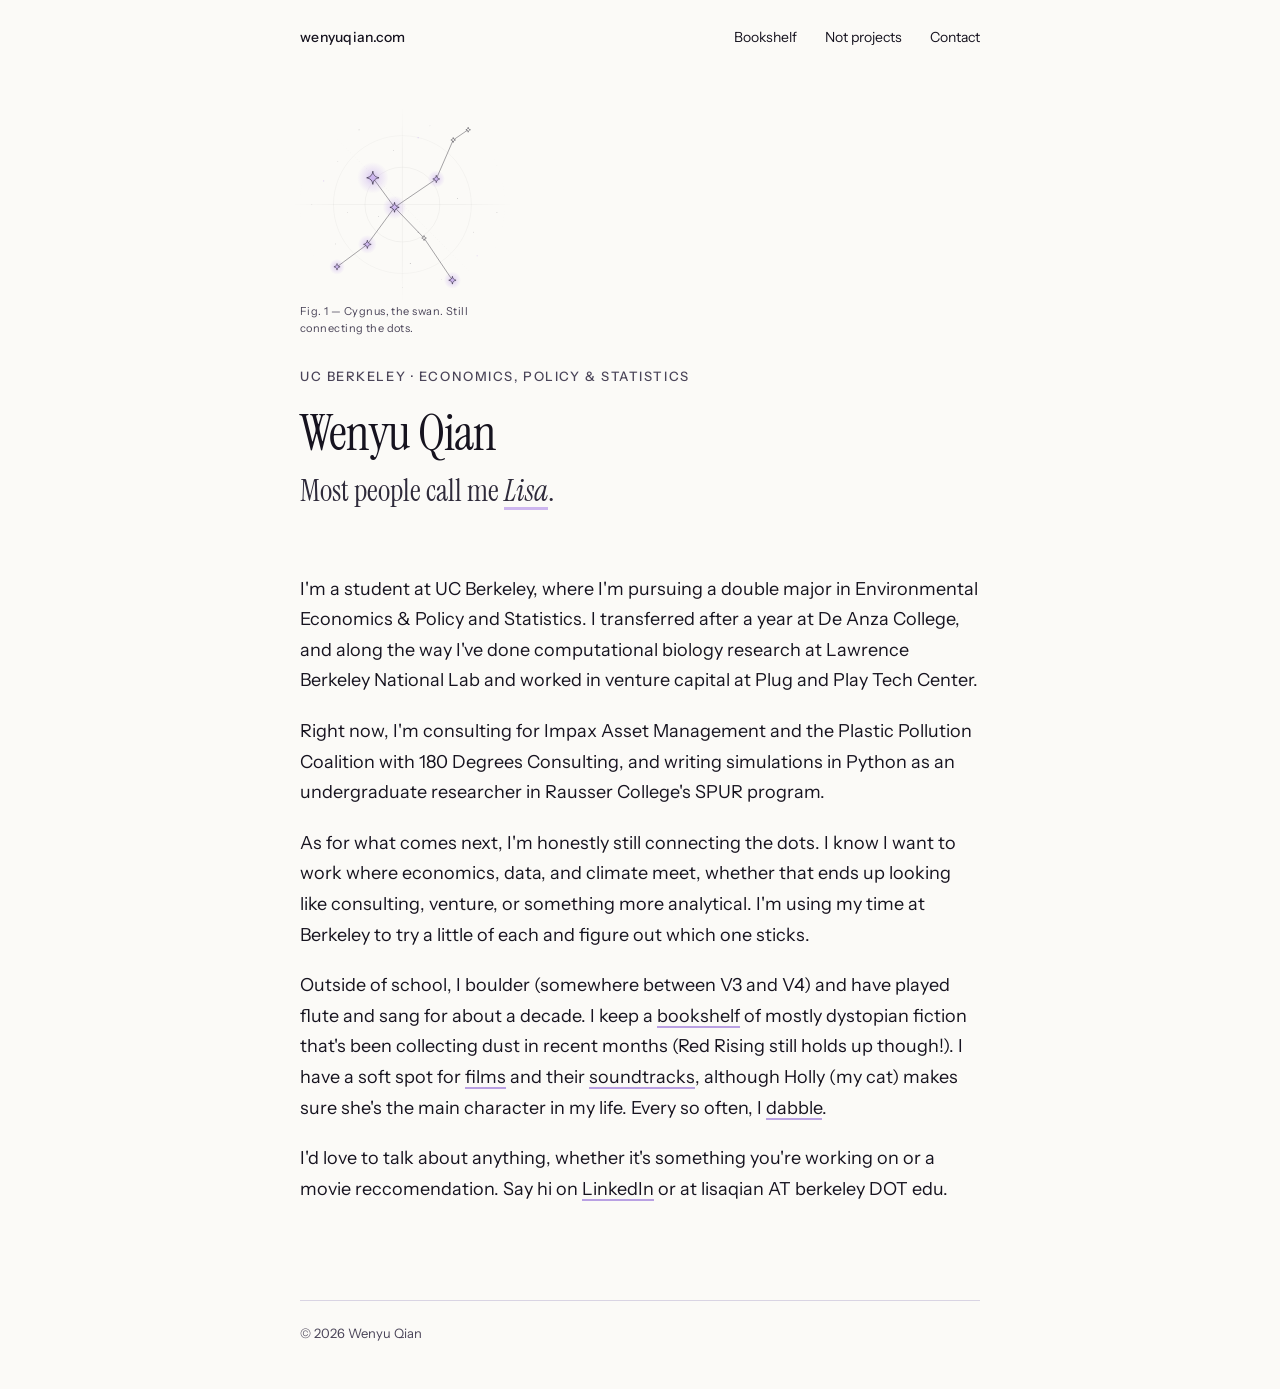
<file: index.html>
<!doctype html>
<html lang="en">
<head>
<meta charset="utf-8">
<meta name="viewport" content="width=device-width, initial-scale=1">
<title>Wenyu (Lisa) Qian</title>
<meta name="description" content="Wenyu (Lisa) Qian — Environmental Economics &amp; Policy and Statistics at UC Berkeley.">
<link rel="preconnect" href="https://fonts.googleapis.com">
<link rel="preconnect" href="https://fonts.gstatic.com" crossorigin>
<link href="https://fonts.googleapis.com/css2?family=Instrument+Serif:ital@0;1&amp;family=Instrument+Sans:wght@400;500;600&amp;family=IBM+Plex+Mono:wght@400;500&amp;display=swap" rel="stylesheet">
<style>
body{margin:0;background:#FBFAF7}
a{color:#16131F}a:hover{color:#5B3FC4}
.navlink{text-decoration:none}
.navlink:hover{text-decoration:underline;text-underline-offset:4px}
.pop{opacity:0;transform-box:fill-box;transform-origin:center;animation:pop .55s cubic-bezier(.3,1.6,.5,1) forwards, twinkle 3.2s ease-in-out infinite}
@keyframes pop{0%{opacity:0;transform:scale(0) rotate(-40deg)}100%{opacity:1;transform:scale(1) rotate(0)}}
@keyframes twinkle{0%,100%{opacity:1}50%{opacity:.45}}
.inline{text-decoration:underline;text-decoration-color:#B9A0E3;text-decoration-thickness:1.5px;text-underline-offset:4px}
.inline:hover{color:#5B3FC4;text-decoration-color:#5B3FC4}
.halos{opacity:0;animation:fadein 1.2s ease 1.3s forwards}
.draw{stroke-dasharray:850;stroke-dashoffset:850;animation:draw 2.4s ease-in-out 1.5s forwards}
.tw{animation:twinkle 3s ease-in-out infinite}
.spin{transform-box:view-box;transform-origin:260px 230px;animation:spin 200s linear infinite}
@keyframes spin{to{transform:rotate(360deg)}}
.pulse{transform-box:fill-box;transform-origin:center;animation:pulse 3.5s ease-in-out infinite}
@keyframes pulse{0%,100%{transform:scale(.85);opacity:.7}50%{transform:scale(1.25);opacity:1}}
.shoot{opacity:0;animation:shoot 11s ease-out 5s infinite}
@keyframes shoot{0%{opacity:0;transform:translate(0,0)}1.5%{opacity:1}7%{opacity:0;transform:translate(-240px,150px)}100%{opacity:0;transform:translate(-240px,150px)}}
@media (prefers-reduced-motion: reduce){.tw,.spin,.pulse,.shoot{animation:none}.shoot{opacity:0}}
.dust{opacity:0;animation:fadein 1.2s ease .2s forwards}
@keyframes draw{to{stroke-dashoffset:0}}
.fadein{opacity:0;animation:fadein .8s ease 3.4s forwards}
@keyframes fadein{to{opacity:1}}
@media (prefers-reduced-motion: reduce){.pop,.draw,.fadein{animation:none;opacity:1;transform:none;stroke-dashoffset:0}}
</style>
</head>
<body>
<div style="font-family: 'Instrument Sans', 'Helvetica Neue', sans-serif; color: #16131F; background: #FBFAF7; min-height: 100vh; width: 100%; box-sizing: border-box">

  <header style="max-width: 744px; margin: 0 auto; padding: 28px 32px; display: flex; flex-wrap: wrap; gap: 16px 32px; justify-content: space-between; align-items: center; box-sizing: border-box">
    <a href="#top" class="navlink" style="font-size: 14px; font-weight: 500; letter-spacing: 0.02em">wenyuqian.com</a>
    <nav aria-label="Main" style="display: flex; flex-wrap: wrap; gap: 8px 28px; font-size: 14px">
      <a href="books.html" class="navlink">Bookshelf</a>
      <a href="not-projects.html" class="navlink">Not projects</a>
      <a href="#contact" class="navlink">Contact</a>
    </nav>
  </header>

  <section id="top" style="position: relative; max-width: 744px; margin: 0 auto; padding: 40px 32px 96px; box-sizing: border-box; overflow: hidden">
    <div style="display: flex; flex-direction: column; gap: 32px; align-items: flex-start">
    <div style="flex: 0 1 auto; min-width: 0">
    <p style="margin: 0 0 24px; font-size: 13px; font-weight: 500; letter-spacing: 0.12em; text-transform: uppercase; color: #4A4458">UC Berkeley · Economics, Policy &amp; Statistics</p>
    <h1 style="margin: 0; font-family: 'Instrument Serif', Georgia, serif; font-weight: 400; font-size: 50px; line-height: 1; white-space: nowrap; letter-spacing: -0.02em"><span style="animation-delay: 0.1s">Wenyu&nbsp;</span><span style="animation-delay: 0.25s">Qian</span></h1>
    <p style="margin: 14px 0 0; font-family: 'Instrument Serif', Georgia, serif; font-size: 30px; font-weight: 400; line-height: 1.25; color: #2E2A3A"><span style="animation-delay: 0.5s">Most people call me <span style="font-style: italic; text-decoration: underline; text-decoration-color: #CDB6EE; text-decoration-thickness: 3px; text-underline-offset: 6px">Lisa</span>.</span></p>
    </div>
    <figure style="order: -1; margin: 0; width: clamp(170px, 16vw, 210px); display: flex; flex-direction: column; gap: 8px">
      <svg role="img" aria-label="Star chart of the constellation Cygnus, the swan, with its brightest star Deneb" viewBox="0 0 520 460" style="width: 100%; height: auto; display: block; overflow: visible">
        <defs>
          <radialGradient id="halo"><stop offset="0%" stop-color="#CDB6EE" stop-opacity="0.9"></stop><stop offset="45%" stop-color="#CDB6EE" stop-opacity="0.35"></stop><stop offset="100%" stop-color="#CDB6EE" stop-opacity="0"></stop></radialGradient>
          <linearGradient id="tail" x1="0" y1="0" x2="1" y2="0"><stop offset="0%" stop-color="#16131F" stop-opacity="0.8"></stop><stop offset="100%" stop-color="#16131F" stop-opacity="0"></stop></linearGradient>
          <radialGradient id="fadeg"><stop offset="55%" stop-color="#FFFFFF"></stop><stop offset="100%" stop-color="#000000"></stop></radialGradient>
          <mask id="fade"><rect x="-20" y="-20" width="560" height="500" fill="url(#fadeg)"></rect></mask>
        </defs>
        <g mask="url(#fade)">
        <g class="spin" fill="none" stroke="#16131F" stroke-opacity="0.1" stroke-width="1">
          <circle cx="260" cy="230" r="95"></circle><circle cx="260" cy="230" r="175"></circle><circle cx="260" cy="230" r="260" stroke-dasharray="2 6"></circle>
          <line x1="260" y1="-40" x2="260" y2="500"></line><line x1="-20" y1="230" x2="540" y2="230"></line>
          <line x1="60" y1="30" x2="460" y2="430" stroke-dasharray="2 6"></line>
        </g>
        <g class="dust" fill="#16131F" fill-opacity="0.55">
          <circle class="tw" style="animation-delay: 0s" cx="34" cy="48" r="1.2"></circle><circle class="tw" style="animation-delay: .7s" cx="96" cy="120" r="0.9"></circle><circle class="tw" style="animation-delay: 1.4s" cx="150" cy="40" r="1.4"></circle><circle class="tw" style="animation-delay: 2.1s" cx="238" cy="92" r="0.8"></circle><circle class="tw" style="animation-delay: .4s" cx="470" cy="40" r="1.1"></circle><circle class="tw" style="animation-delay: 1.1s" cx="500" cy="250" r="1.3"></circle><circle class="tw" style="animation-delay: 1.8s" cx="440" cy="300" r="0.9"></circle><circle class="tw" style="animation-delay: 2.5s" cx="480" cy="420" r="1.2"></circle><circle class="tw" style="animation-delay: .2s" cx="360" cy="420" r="0.8"></circle><circle class="tw" style="animation-delay: .9s" cx="300" cy="300" r="1.1"></circle><circle class="tw" style="animation-delay: 1.6s" cx="30" cy="230" r="1"></circle><circle class="tw" style="animation-delay: 2.3s" cx="120" cy="250" r="0.7"></circle><circle class="tw" style="animation-delay: .6s" cx="40" cy="430" r="1.3"></circle><circle class="tw" style="animation-delay: 1.3s" cx="260" cy="440" r="0.9"></circle><circle class="tw" style="animation-delay: 2s" cx="400" cy="215" r="0.8"></circle><circle class="tw" style="animation-delay: 2.7s" cx="330" cy="30" r="1"></circle><circle class="tw" style="animation-delay: .3s" cx="200" cy="260" r="0.7"></circle><circle class="tw" style="animation-delay: 1s" cx="90" cy="330" r="1"></circle><circle class="tw" style="animation-delay: 1.7s" cx="500" cy="130" r="0.8"></circle><circle class="tw" style="animation-delay: 2.4s" cx="280" cy="380" r="1.2"></circle>
          <circle class="tw" style="animation-delay: 1.2s" cx="60" cy="170" r="1.6" fill="#CDB6EE" fill-opacity="1"></circle><circle class="tw" style="animation-delay: 2.2s" cx="450" cy="360" r="1.8" fill="#CDB6EE" fill-opacity="1"></circle><circle class="tw" style="animation-delay: .5s" cx="300" cy="60" r="1.5" fill="#CDB6EE" fill-opacity="1"></circle>
        </g>
        </g>
        <line class="shoot" x1="470" y1="60" x2="530" y2="22" stroke="url(#tail)" stroke-width="1.4" stroke-linecap="round"></line>
        <g class="halos">
          <circle class="pulse" style="animation-delay: 0s" cx="185" cy="162" r="40" fill="url(#halo)"></circle>
          <circle class="pulse" style="animation-delay: .8s" cx="240" cy="237" r="30" fill="url(#halo)"></circle>
          <circle class="pulse" style="animation-delay: 1.6s" cx="171" cy="331" r="24" fill="url(#halo)"></circle>
          <circle class="pulse" style="animation-delay: 2.4s" cx="387" cy="422" r="22" fill="url(#halo)"></circle>
          <circle class="pulse" style="animation-delay: 1.2s" cx="346" cy="165" r="22" fill="url(#halo)"></circle>
          <circle class="pulse" style="animation-delay: 2s" cx="94" cy="388" r="20" fill="url(#halo)"></circle>
        </g>
        <path class="draw" d="M185 162 L240 237 L315 315 L387 422 M427 40 L389 66 L346 165 L240 237 L171 331 L94 388" fill="none" stroke="#16131F" stroke-opacity="0.75" stroke-width="1.3" stroke-linecap="round" stroke-linejoin="round"></path>
        <g transform="translate(185 162) scale(1.6) translate(-12 -12)"><path class="pop" style="animation-delay: 0.3s, 4s" d="M12 1.5c.7 6.2 3.3 9 9.8 10.5-6.5 1.4-9.1 4.3-9.8 10.5-.8-6.2-3.4-9.1-9.8-10.5C8.6 10.5 11.2 7.7 12 1.5z" fill="#CDB6EE" stroke="#16131F" stroke-width="0.9" stroke-linejoin="round"></path></g>
        <g transform="translate(240 237) scale(1.2) translate(-12 -12)"><path class="pop" style="animation-delay: 0.45s, 4.6s" d="M12 1.5c.7 6.2 3.3 9 9.8 10.5-6.5 1.4-9.1 4.3-9.8 10.5-.8-6.2-3.4-9.1-9.8-10.5C8.6 10.5 11.2 7.7 12 1.5z" fill="#CDB6EE" stroke="#16131F" stroke-width="1.1" stroke-linejoin="round"></path></g>
        <g transform="translate(315 315) scale(0.6) translate(-12 -12)"><path class="pop" style="animation-delay: 0.6s, 5.1s" d="M12 1.5c.7 6.2 3.3 9 9.8 10.5-6.5 1.4-9.1 4.3-9.8 10.5-.8-6.2-3.4-9.1-9.8-10.5C8.6 10.5 11.2 7.7 12 1.5z" fill="#FBFAF7" stroke="#16131F" stroke-width="1.8" stroke-linejoin="round"></path></g>
        <g transform="translate(387 422) scale(0.95) translate(-12 -12)"><path class="pop" style="animation-delay: 0.75s, 4.3s" d="M12 1.5c.7 6.2 3.3 9 9.8 10.5-6.5 1.4-9.1 4.3-9.8 10.5-.8-6.2-3.4-9.1-9.8-10.5C8.6 10.5 11.2 7.7 12 1.5z" fill="#CDB6EE" stroke="#16131F" stroke-width="1.3" stroke-linejoin="round"></path></g>
        <g transform="translate(427 40) scale(0.6) translate(-12 -12)"><path class="pop" style="animation-delay: 0.9s, 5.5s" d="M12 1.5c.7 6.2 3.3 9 9.8 10.5-6.5 1.4-9.1 4.3-9.8 10.5-.8-6.2-3.4-9.1-9.8-10.5C8.6 10.5 11.2 7.7 12 1.5z" fill="#FBFAF7" stroke="#16131F" stroke-width="1.8" stroke-linejoin="round"></path></g>
        <g transform="translate(389 66) scale(0.6) translate(-12 -12)"><path class="pop" style="animation-delay: 1s, 4.8s" d="M12 1.5c.7 6.2 3.3 9 9.8 10.5-6.5 1.4-9.1 4.3-9.8 10.5-.8-6.2-3.4-9.1-9.8-10.5C8.6 10.5 11.2 7.7 12 1.5z" fill="#FBFAF7" stroke="#16131F" stroke-width="1.8" stroke-linejoin="round"></path></g>
        <g transform="translate(346 165) scale(0.9) translate(-12 -12)"><path class="pop" style="animation-delay: 1.1s, 5.3s" d="M12 1.5c.7 6.2 3.3 9 9.8 10.5-6.5 1.4-9.1 4.3-9.8 10.5-.8-6.2-3.4-9.1-9.8-10.5C8.6 10.5 11.2 7.7 12 1.5z" fill="#CDB6EE" stroke="#16131F" stroke-width="1.3" stroke-linejoin="round"></path></g>
        <g transform="translate(171 331) scale(1) translate(-12 -12)"><path class="pop" style="animation-delay: 1.2s, 4.1s" d="M12 1.5c.7 6.2 3.3 9 9.8 10.5-6.5 1.4-9.1 4.3-9.8 10.5-.8-6.2-3.4-9.1-9.8-10.5C8.6 10.5 11.2 7.7 12 1.5z" fill="#CDB6EE" stroke="#16131F" stroke-width="1.2" stroke-linejoin="round"></path></g>
        <g transform="translate(94 388) scale(0.8) translate(-12 -12)"><path class="pop" style="animation-delay: 1.35s, 5.7s" d="M12 1.5c.7 6.2 3.3 9 9.8 10.5-6.5 1.4-9.1 4.3-9.8 10.5-.8-6.2-3.4-9.1-9.8-10.5C8.6 10.5 11.2 7.7 12 1.5z" fill="#CDB6EE" stroke="#16131F" stroke-width="1.4" stroke-linejoin="round"></path></g>
        <g class="fadein" display="none" font-size="11" fill="#4A4458" style="font-family: 'IBM Plex Mono', ui-monospace, monospace; letter-spacing: 0.06em">
          <text x="120" y="150" fill="#16131F" font-size="13">Deneb</text>
          <text x="258" y="232">Sadr</text>
          <text x="404" y="426">Albireo</text>
          <text x="20" y="28" fill="#16131F">CYGNUS · CYG</text>
          <text x="20" y="446" fill-opacity="0.8">RA 20h37m · DEC +42°</text>
        </g>
      </svg>
      <figcaption class="fadein" style="font-size: 11px; letter-spacing: 0.04em; line-height: 1.5; color: #4A4458">Fig. 1 — Cygnus, the swan. Still connecting the dots.</figcaption>
    </figure>
    </div>

    <div id="about" style="margin-top: 64px; max-width: 680px; display: flex; flex-direction: column; gap: 20px; font-size: 18px; line-height: 1.7">
      <p style="margin: 0">I'm a student at UC Berkeley, where I'm pursuing a double major in Environmental Economics &amp; Policy and Statistics. I transferred after a year at De Anza College, and along the way I've done computational biology research at Lawrence Berkeley National Lab and worked in venture capital at Plug and Play Tech Center.</p>
      <p style="margin: 0">Right now, I'm consulting for Impax Asset Management and the Plastic Pollution Coalition with 180 Degrees Consulting, and writing simulations in Python as an undergraduate researcher in Rausser College's SPUR program.</p>
      <p style="margin: 0">As for what comes next, I'm honestly still connecting the dots. I know I want to work where economics, data, and climate meet, whether that ends up looking like consulting, venture, or something more analytical. I'm using my time at Berkeley to try a little of each and figure out which one sticks.</p>
      <p style="margin: 0">Outside of school, I boulder (somewhere between V3 and V4) and have played flute and sang for about a decade. I keep a <a class="inline" href="books.html">bookshelf</a> of mostly dystopian fiction that's been collecting dust in recent months (Red Rising still holds up though!). I have a soft spot for <a class="inline" href="https://letterboxd.com/lisaqqian/" target="_blank" rel="noopener noreferrer">films</a> and their <a class="inline" href="https://open.spotify.com/playlist/2gWm81k11v7N2uCh8N4BtA" target="_blank" rel="noopener noreferrer"> soundtracks</a>, although Holly (my cat) makes sure she's the main character in my life. Every so often, I <a class="inline" href="not-projects.html">dabble</a>.</p>
      <p id="contact" style="margin: 0">I'd love to talk about anything, whether it's something you're working on or a movie reccomendation. Say hi on <a class="inline" href="https://www.linkedin.com/in/wenyuqqian/" target="_blank" rel="noopener noreferrer">LinkedIn</a> or at lisaqian AT berkeley DOT edu.</p>
    </div>
  </section>

  <footer style="max-width: 744px; margin: 0 auto; padding: 0 32px 48px; box-sizing: border-box; display: flex; flex-direction: column; gap: 24px">
    <div style="height: 1px; background: #D9D4E3"></div>
    <p style="margin: 0; font-size: 13px; color: #4A4458">© 2026 Wenyu Qian</p>
  </footer>

</div>
</body>
</html>
</file>
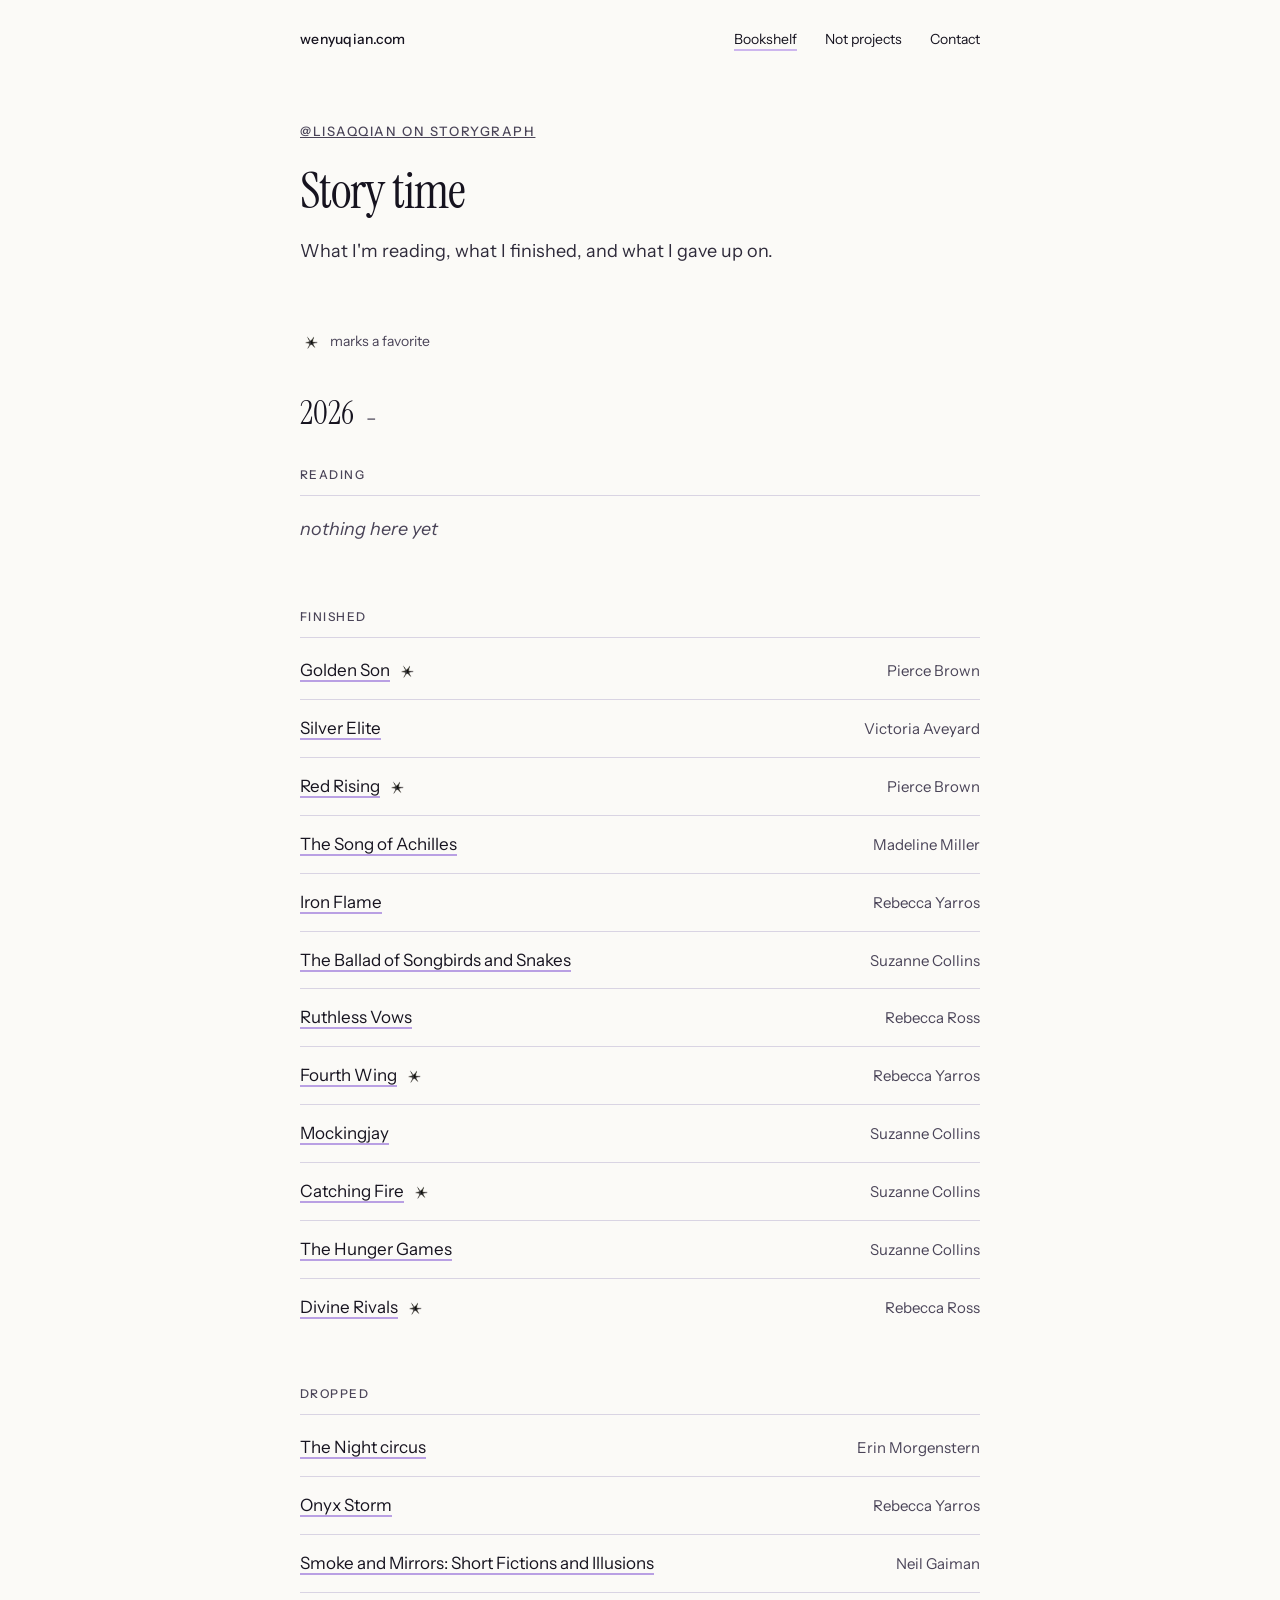
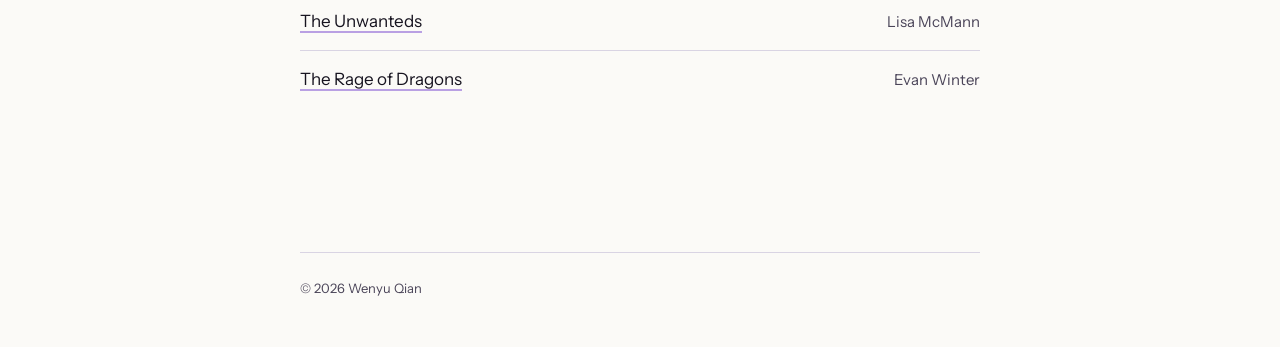
<file: books.html>
<!doctype html>
<html lang="en">
<head>
<meta charset="utf-8">
<meta name="viewport" content="width=device-width, initial-scale=1">
<title>Bookshelf — Wenyu Qian</title>
<link rel="preconnect" href="https://fonts.googleapis.com">
<link rel="preconnect" href="https://fonts.gstatic.com" crossorigin>
<link href="https://fonts.googleapis.com/css2?family=Instrument+Serif:ital@0;1&amp;family=Instrument+Sans:wght@400;500;600&amp;display=swap" rel="stylesheet">
<link rel="stylesheet" href="style.css">
</head>
<body>

<header class="site-header">
  <a class="nav-home" href="index.html">wenyuqian.com</a>
  <nav aria-label="Main">
    <a href="books.html" aria-current="page">Bookshelf</a>
    <a href="not-projects.html">Not projects</a>
    <a href="index.html#contact">Contact</a>
  </nav>
</header>

<main class="page">
  <p class="eyebrow"><a href="https://app.thestorygraph.com/profile/lisaqqian" target="_blank" rel="noopener">@lisaqqian on StoryGraph</a></p>
  <h1 class="page-title">Story time</h1>
  <p class="lede">What I'm reading, what I finished, and what I gave up on.</p>

  <div class="content">
    <p class="legend"><img class="fave" src="star.png" alt=""> marks a favorite</p>

    <details class="year" open>
      <summary>2026</summary>

      <section class="book-section">
        <p class="section-label">Reading</p>
        <ul class="book-list" id="reading-list"></ul>
      </section>

      <section class="book-section">
        <p class="section-label">Finished</p>
        <ul class="book-list" id="finished-list"></ul>
      </section>

      <section class="book-section">
        <p class="section-label">Dropped</p>
        <ul class="book-list" id="dropped-list"></ul>
      </section>
    </details>
  </div>
</main>

<footer class="site-footer">
  <hr>
  <p>© 2026 Wenyu Qian</p>
</footer>

<!-- book data files (same as before) -->
<script src="reading.js"></script>
<script src="finished.js"></script>
<script src="dropped.js"></script>

<script>
  // Renders a list of books into a <ul>. Each book: { title, author, url, fave }
  function renderBooks(books, listId) {
    const ul = document.getElementById(listId);
    if (!books || books.length === 0) {
      const li = document.createElement('li');
      li.className = 'book-item';
      li.innerHTML = '<span class="book-empty">nothing here yet</span>';
      ul.appendChild(li);
      return;
    }
    books.forEach(book => {
      const li = document.createElement('li');
      li.className = 'book-item';

      const title = document.createElement('span');
      title.className = 'book-title';
      const link = document.createElement(book.url ? 'a' : 'span');
      if (book.url) {
        link.href = book.url;
        link.target = '_blank';
        link.rel = 'noopener';
        link.className = 'inline';
      }
      link.textContent = book.title;
      title.appendChild(link);

      if (book.fave) {
        const star = document.createElement('img');
        star.src = 'star.png';
        star.alt = 'favorite';
        star.className = 'fave';
        title.appendChild(star);
      }

      const author = document.createElement('span');
      author.className = 'book-author';
      author.textContent = book.author || '';

      li.append(title, author);
      ul.appendChild(li);
    });
  }

  renderBooks(typeof reading  !== 'undefined' ? reading  : [], 'reading-list');
  renderBooks(typeof finished !== 'undefined' ? finished : [], 'finished-list');
  renderBooks(typeof dropped  !== 'undefined' ? dropped  : [], 'dropped-list');
</script>

</body>
</html>
</file>
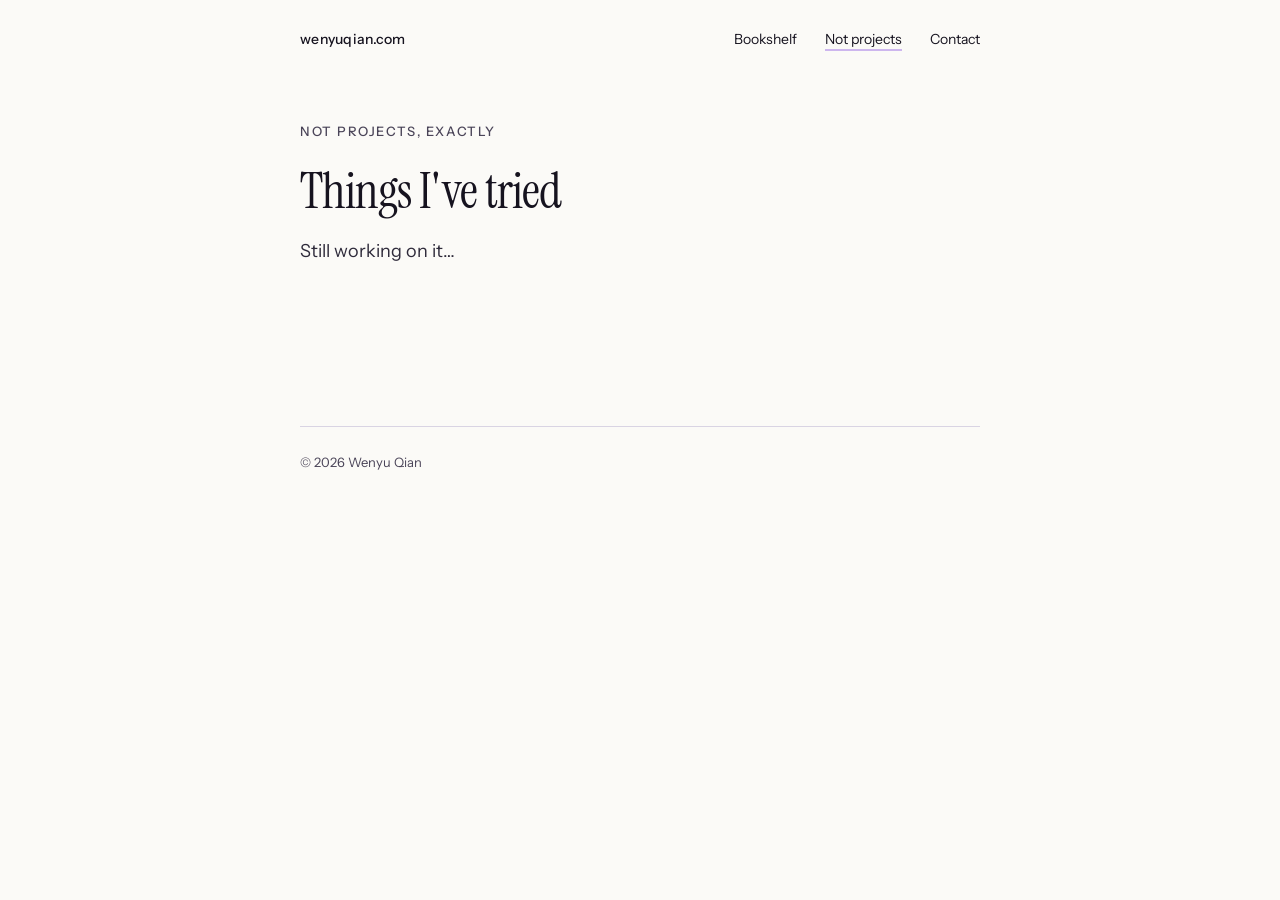
<file: not-projects.html>
<!doctype html>
<html lang="en">
<head>
<meta charset="utf-8">
<meta name="viewport" content="width=device-width, initial-scale=1">
<title>Not projects — Wenyu Qian</title>
<link rel="preconnect" href="https://fonts.googleapis.com">
<link rel="preconnect" href="https://fonts.gstatic.com" crossorigin>
<link href="https://fonts.googleapis.com/css2?family=Instrument+Serif:ital@0;1&amp;family=Instrument+Sans:wght@400;500;600&amp;display=swap" rel="stylesheet">
<link rel="stylesheet" href="style.css">
</head>
<body>

<header class="site-header">
  <a class="nav-home" href="index.html">wenyuqian.com</a>
  <nav aria-label="Main">
    <a href="books.html">Bookshelf</a>
    <a href="not-projects.html" aria-current="page">Not projects</a>
    <a href="index.html#contact">Contact</a>
  </nav>
</header>

<main class="page">
  <p class="eyebrow">Not projects, exactly</p>
  <h1 class="page-title">Things I've tried</h1>
  <p class="lede">Still working on it…</p>

  <div class="content">
    <ul class="entry-list">
      <!--
        To add something, copy this block and remove the comment marks.
        Status class options: worked / paused / didnt

      <li class="entry">
        <span class="entry-status worked">Worked</span>
        <div>
          <p class="entry-title">Name of the thing</p>
          <p class="entry-desc">One or two sentences on what it was and how it went.</p>
        </div>
      </li>
      -->
    </ul>
  </div>
</main>

<footer class="site-footer">
  <hr>
  <p>© 2026 Wenyu Qian</p>
</footer>

</body>
</html>
</file>
<file: style.css>
/* wenyuqian.com — shared styles for Bookshelf + Not projects
   (matches the homepage: Instrument Serif headings, Instrument Sans body, lavender accents) */

:root {
  --bg:        #FBFAF7;
  --ink:       #16131F;
  --ink-soft:  #2E2A3A;
  --muted:     #4A4458;
  --faint:     #D9D4E3;
  --accent:    #CDB6EE;   /* lavender */
  --underline: #B9A0E3;   /* link underline */
  --hover:     #5B3FC4;   /* link hover */
  --max:       744px;
  --serif: 'Instrument Serif', Georgia, serif;
  --sans:  'Instrument Sans', 'Helvetica Neue', sans-serif;
}

/* ---------- reset ---------- */
*, *::before, *::after { box-sizing: border-box; }
body {
  margin: 0;
  background: var(--bg);
  color: var(--ink);
  font-family: var(--sans);
  font-size: 18px;
  line-height: 1.7;
  -webkit-font-smoothing: antialiased;
}
a { color: var(--ink); }
a:hover { color: var(--hover); }
a:focus-visible { outline: 2px solid var(--hover); outline-offset: 3px; border-radius: 2px; }

/* lavender-underlined links, same as the homepage bio */
.inline {
  text-decoration: underline;
  text-decoration-color: var(--underline);
  text-decoration-thickness: 1.5px;
  text-underline-offset: 4px;
}
.inline:hover { text-decoration-color: var(--hover); }

/* ---------- header / nav ---------- */
.site-header {
  max-width: var(--max);
  margin: 0 auto;
  padding: 28px 32px;
  display: flex;
  flex-wrap: wrap;
  gap: 16px 32px;
  justify-content: space-between;
  align-items: center;
}
.site-header a { text-decoration: none; font-size: 14px; }
.site-header a:hover { text-decoration: underline; text-underline-offset: 4px; }
.nav-home { font-weight: 500; letter-spacing: 0.02em; }
.site-header nav { display: flex; flex-wrap: wrap; gap: 8px 28px; }
.site-header nav a[aria-current="page"] {
  text-decoration: underline;
  text-decoration-color: var(--accent);
  text-decoration-thickness: 2px;
  text-underline-offset: 5px;
}

/* ---------- page layout ---------- */
.page {
  max-width: var(--max);
  margin: 0 auto;
  padding: 40px 32px 96px;
}

.eyebrow {
  margin: 0 0 24px;
  font-size: 13px;
  font-weight: 500;
  letter-spacing: 0.12em;
  text-transform: uppercase;
  color: var(--muted);
}
.eyebrow a { color: var(--muted); }
.eyebrow a:hover { color: var(--hover); }

.page-title {
  margin: 0;
  font-family: var(--serif);
  font-weight: 400;
  font-size: 50px;
  line-height: 1;
  letter-spacing: -0.02em;
}

.lede {
  margin: 20px 0 0;
  max-width: 680px;
  color: var(--ink-soft);
}

.content { margin-top: 64px; max-width: 680px; }

/* ---------- bookshelf ---------- */
.year { margin: 0; }
.year > summary {
  list-style: none;
  cursor: pointer;
  display: flex;
  align-items: baseline;
  gap: 12px;
  font-family: var(--serif);
  font-size: 32px;
  line-height: 1.2;
  margin-bottom: 32px;
}
.year > summary::-webkit-details-marker { display: none; }
.year > summary::after {
  content: "+";
  font-family: var(--sans);
  font-size: 18px;
  color: var(--muted);
  transition: transform 0.2s ease;
}
.year[open] > summary::after { content: "–"; }

.book-section { margin-bottom: 48px; }

.section-label {
  margin: 0 0 4px;
  padding-bottom: 10px;
  border-bottom: 1px solid var(--faint);
  font-size: 12px;
  font-weight: 500;
  letter-spacing: 0.12em;
  text-transform: uppercase;
  color: var(--muted);
}

.book-list { list-style: none; margin: 0; padding: 0; }

.book-item {
  display: flex;
  flex-wrap: wrap;
  justify-content: space-between;
  align-items: baseline;
  gap: 4px 16px;
  padding: 14px 0;
  border-bottom: 1px solid var(--faint);
}
.book-item:last-child { border-bottom: none; }

.book-title { font-size: 17px; }
.book-author { font-size: 15px; color: var(--muted); }
.book-empty { color: var(--muted); font-style: italic; }

/* your star.png, marking favorites */
.fave {
  width: 22px;
  height: auto;
  margin-left: 6px;
  vertical-align: -5px;
}
.legend {
  display: flex;
  align-items: center;
  gap: 8px;
  margin: 0 0 40px;
  font-size: 14px;
  color: var(--muted);
}
.legend .fave { margin: 0; }

/* ---------- not projects ---------- */
.entry-list { list-style: none; margin: 0; padding: 0; }

.entry {
  display: grid;
  grid-template-columns: 96px 1fr;
  gap: 0 28px;
  padding: 24px 0;
  border-bottom: 1px solid var(--faint);
}
.entry:first-child { border-top: 1px solid var(--faint); }

.entry-status {
  padding-top: 4px;
  font-size: 12px;
  font-weight: 500;
  letter-spacing: 0.12em;
  text-transform: uppercase;
}
.entry-status.worked { color: var(--hover); }
.entry-status.paused { color: var(--muted); }
.entry-status.didnt  { color: #8C8698; }

.entry-title { margin: 0 0 4px; font-weight: 600; font-size: 17px; }
.entry-desc  { margin: 0; font-size: 16px; color: var(--muted); line-height: 1.6; }

/* ---------- footer ---------- */
.site-footer {
  max-width: var(--max);
  margin: 0 auto;
  padding: 0 32px 48px;
}
.site-footer hr { border: 0; height: 1px; background: var(--faint); margin: 0 0 24px; }
.site-footer p { margin: 0; font-size: 13px; color: var(--muted); }

/* ---------- small screens ---------- */
@media (max-width: 520px) {
  .page-title { font-size: 42px; }
  .entry { grid-template-columns: 1fr; gap: 6px; }
}

@media (prefers-reduced-motion: reduce) {
  * { transition: none !important; animation: none !important; }
}
</file>
